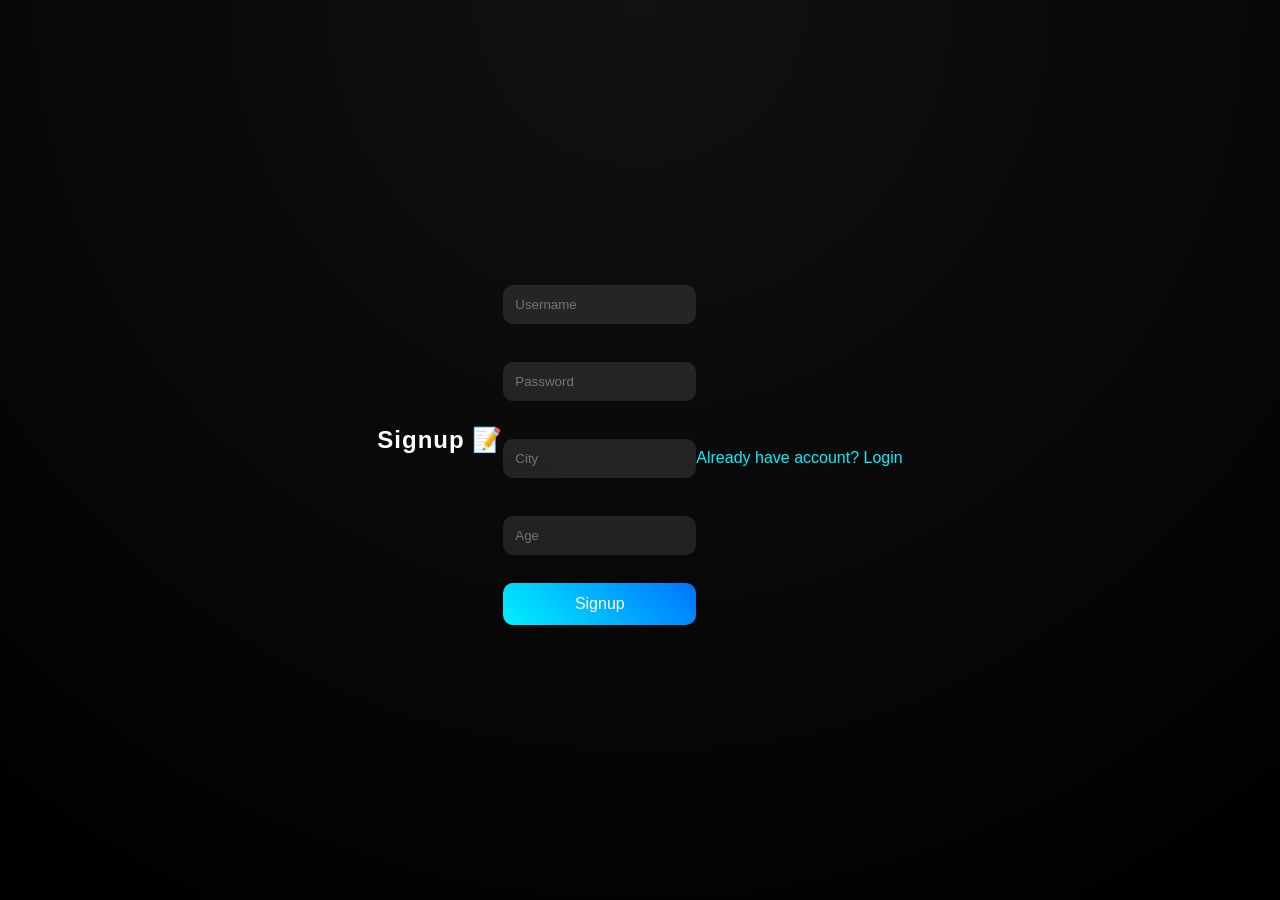
<file: templates/signup.html>
<!DOCTYPE html>
<html>
<head>
    <title>Signup</title>
    <link rel="icon" href="/static/Ackoai.png" type="image/png">
    <link rel="stylesheet" href="/static/soham.css">
</head>
<body>

<h2>Signup 📝</h2>

<form method="POST">
    <input type="text" name="username" placeholder="Username"><br><br>
    <input type="password" name="password" placeholder="Password"><br><br>
    <input type="text" name="city" placeholder="City"><br><br>
    <input type="number" name="age" placeholder="Age"><br><br>

    <button type="submit">Signup</button>
</form>

<a href="/login">Already have account? Login</a>

</body>
</html>
</file>
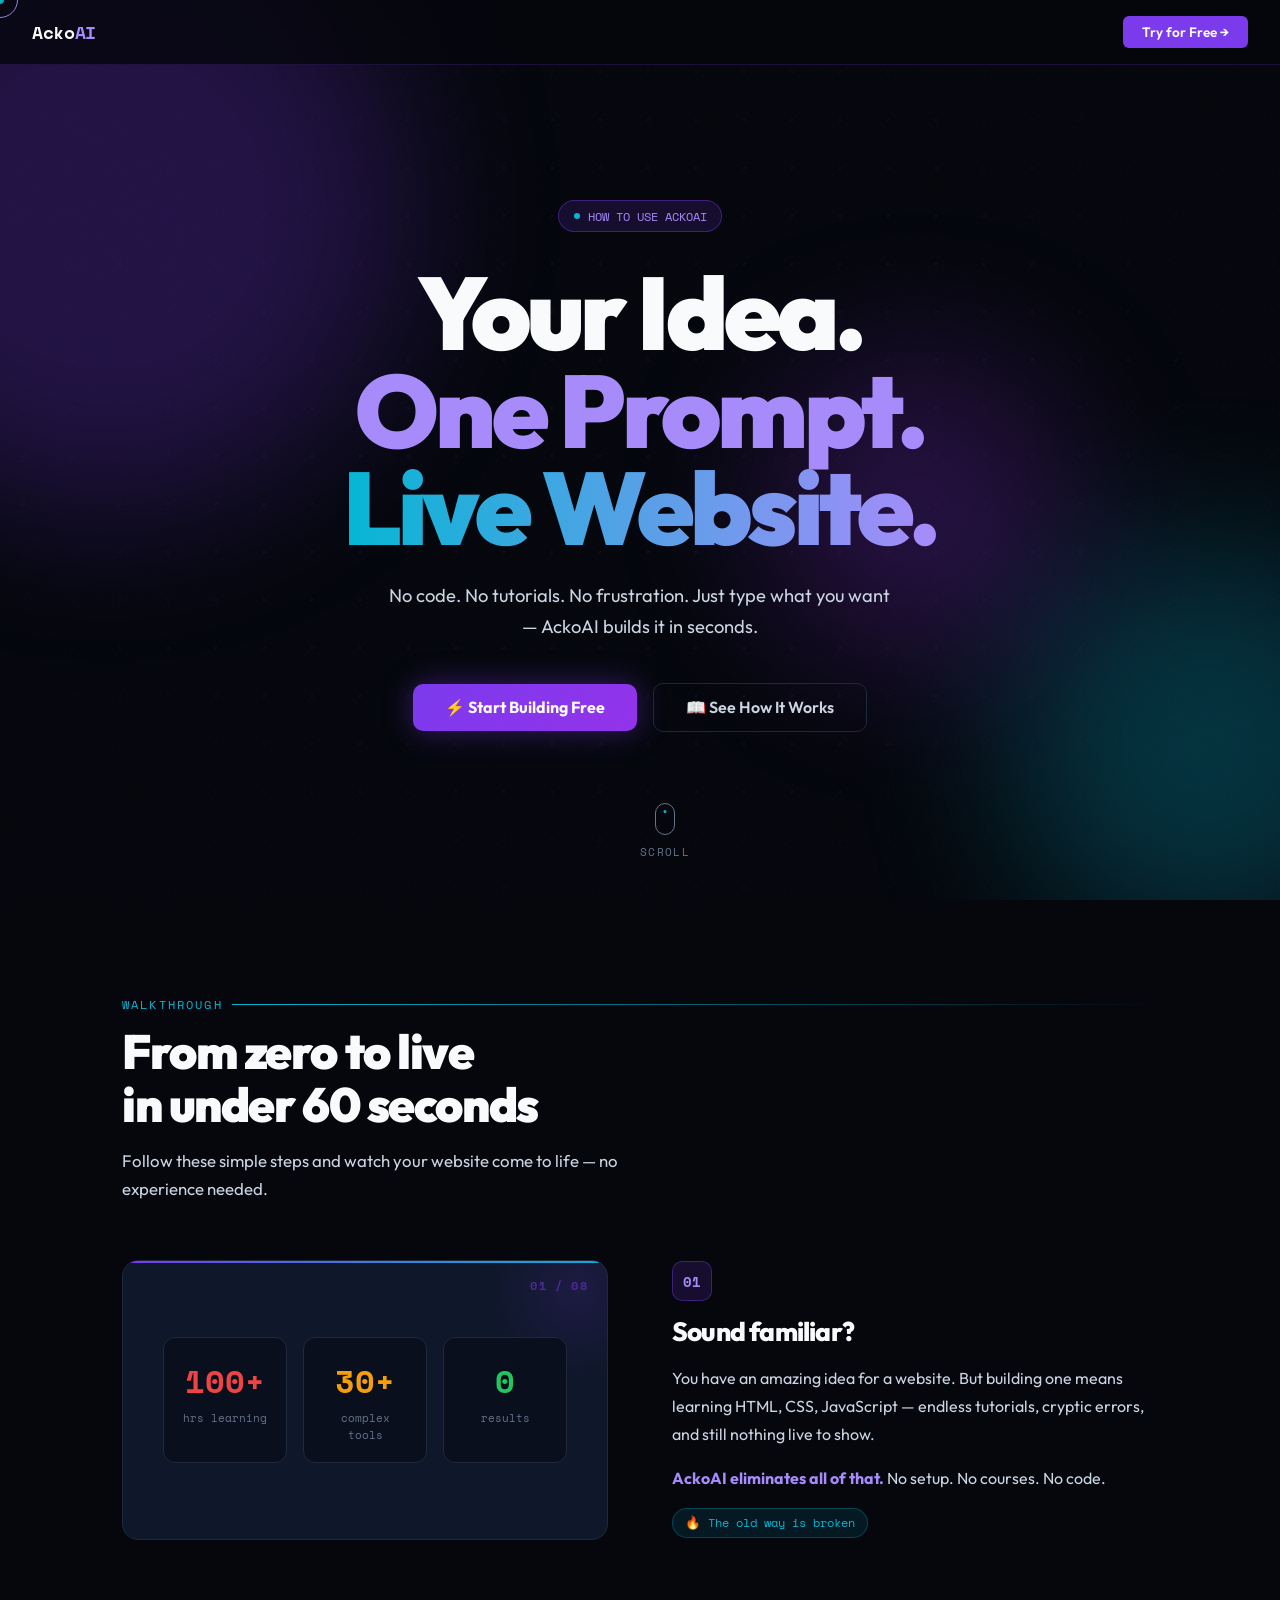
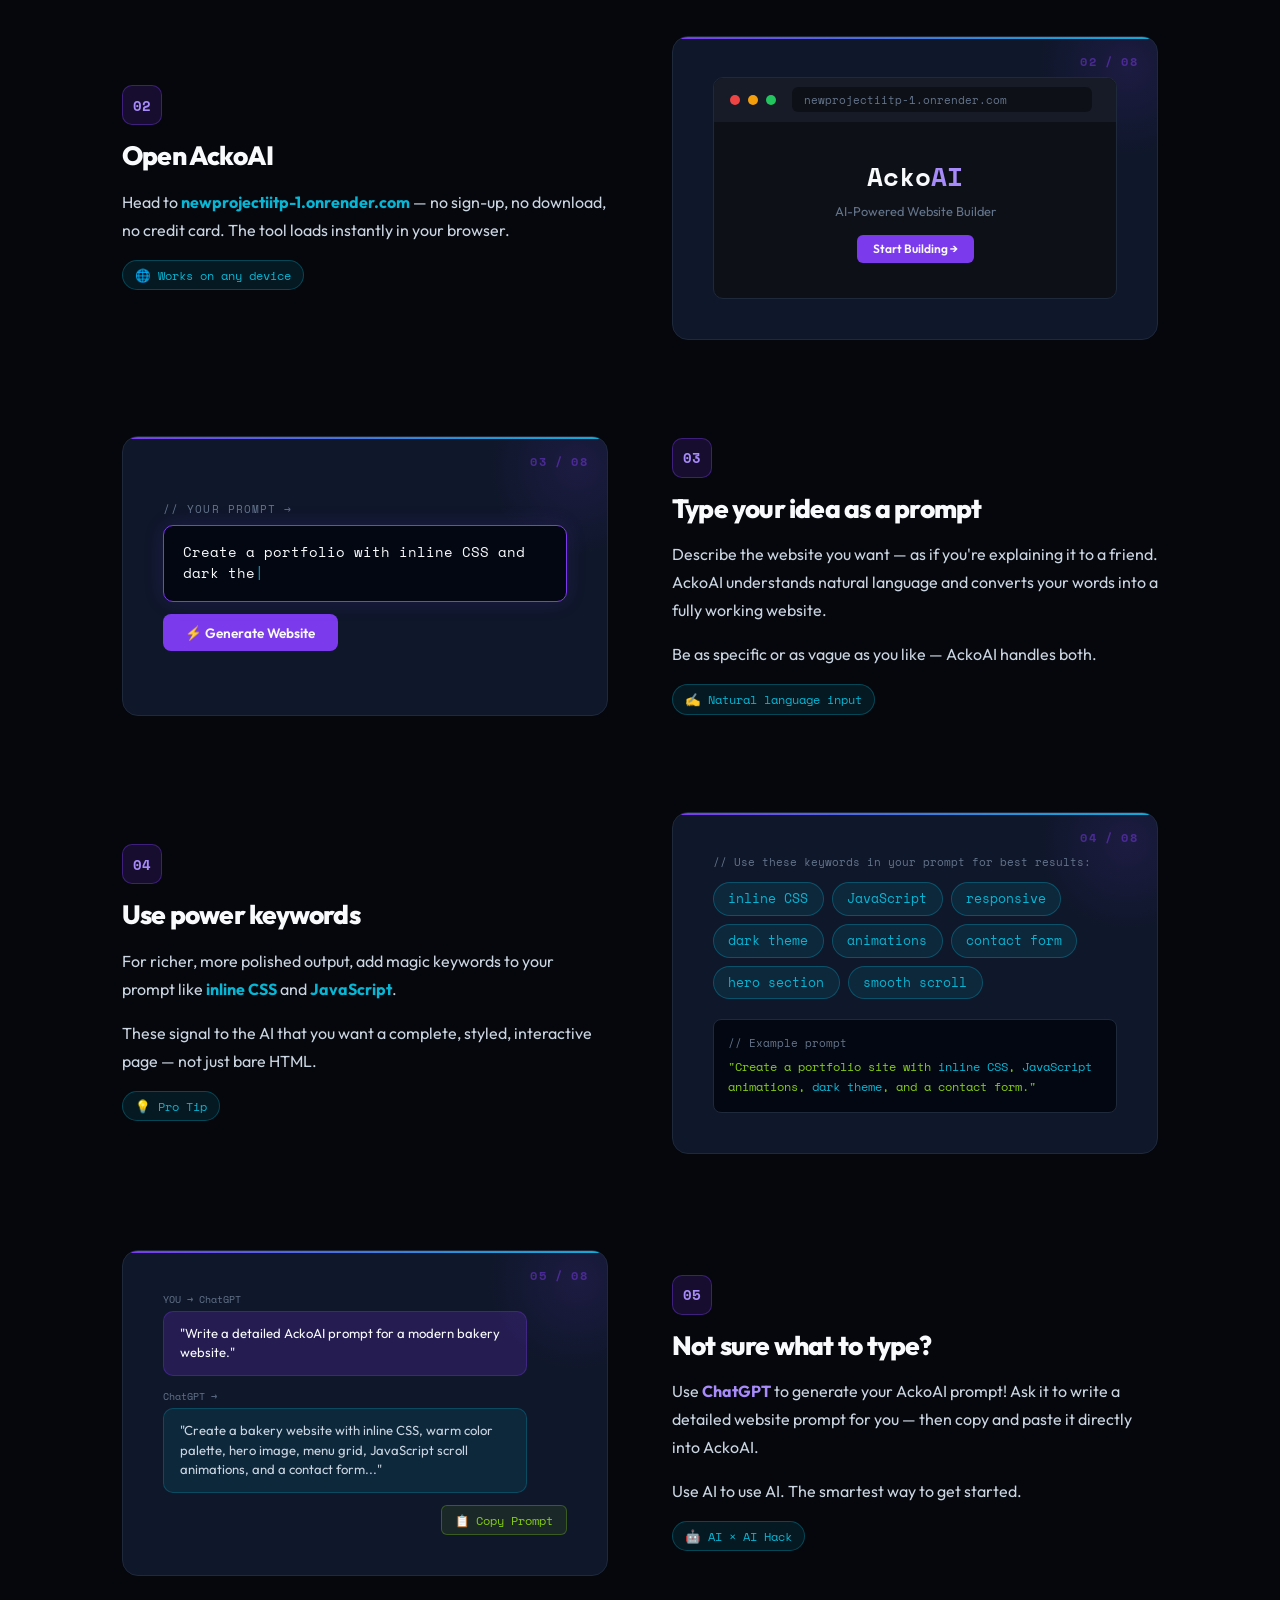
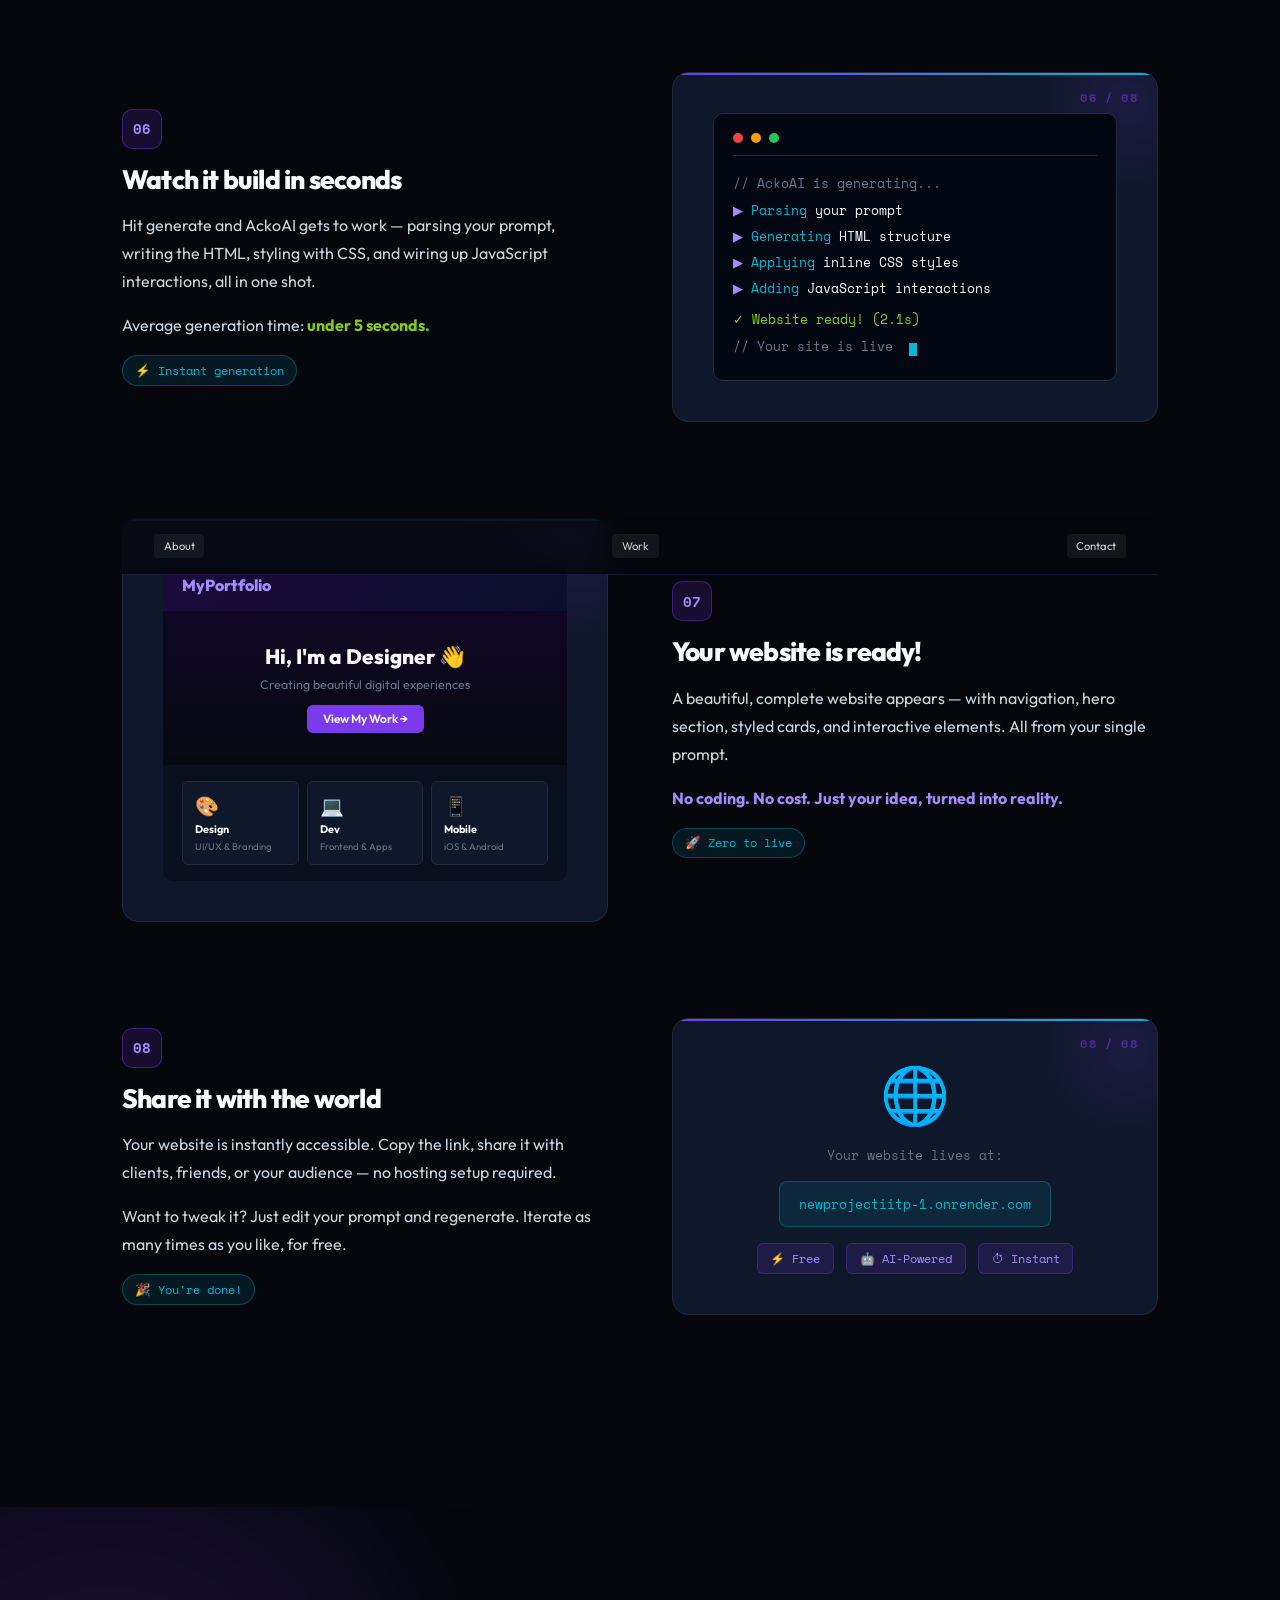
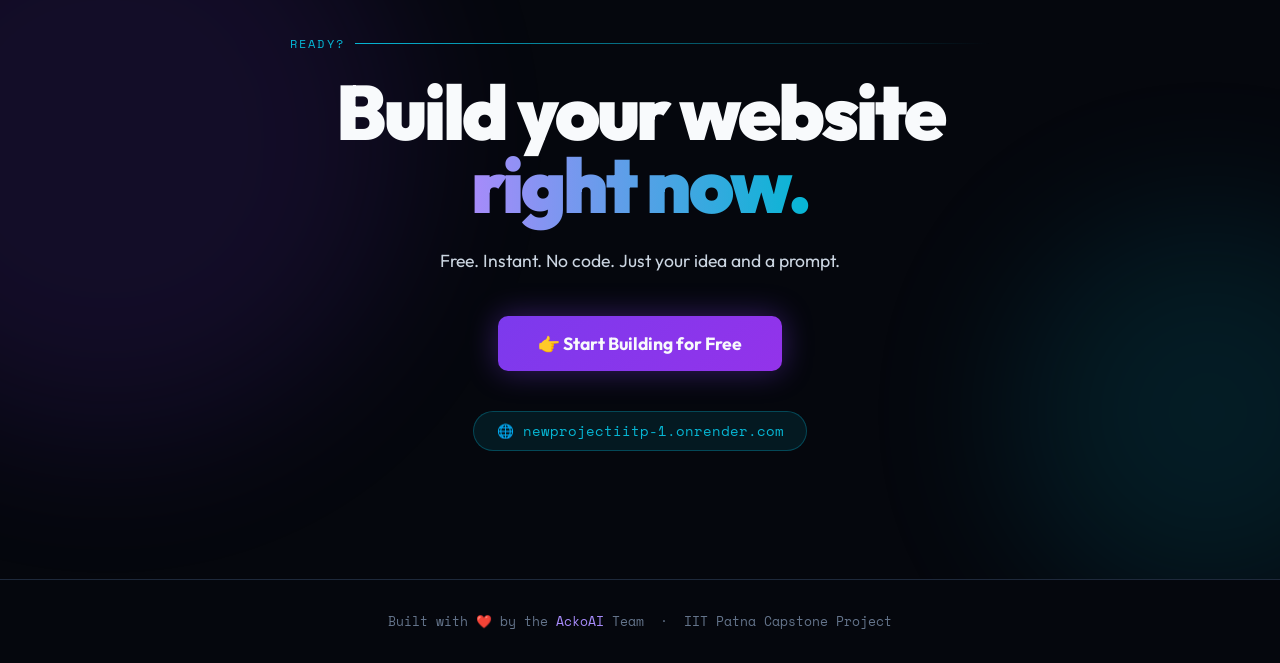
<file: templates/tutorial.html>
<!DOCTYPE html>
<html lang="en">
<head>
<meta charset="UTF-8" />
<meta name="viewport" content="width=device-width, initial-scale=1.0" />
<title>How to Use AckoAI — Build Websites with AI</title>
<link rel="preconnect" href="https://fonts.googleapis.com" />
<link href="https://fonts.googleapis.com/css2?family=Space+Mono:wght@400;700&family=Outfit:wght@300;400;600;700;900&display=swap" rel="stylesheet" />
<style>
  /* ── RESET & TOKENS ─────────────────────────────────────────── */
  *, *::before, *::after { margin: 0; padding: 0; box-sizing: border-box; }

  :root {
    --void:    #05070D;
    --deep:    #0A0F1E;
    --card:    #0F172A;
    --border:  #1E293B;
    --violet:  #7C3AED;
    --violet2: #A78BFA;
    --cyan:    #06B6D4;
    --lime:    #84CC16;
    --red:     #EF4444;
    --white:   #F8FAFC;
    --muted:   #64748B;
    --light:   #CBD5E1;
    --mono:    'Space Mono', monospace;
    --sans:    'Outfit', sans-serif;
  }

  html { scroll-behavior: smooth; }

  body {
    background: var(--void);
    color: var(--white);
    font-family: var(--sans);
    overflow-x: hidden;
    cursor: none;
  }

  /* ── CUSTOM CURSOR ─────────────────────────────────────────── */
  .cursor {
    position: fixed; top: 0; left: 0; pointer-events: none;
    z-index: 9999; mix-blend-mode: difference;
  }
  .cursor-dot {
    width: 8px; height: 8px; background: var(--cyan);
    border-radius: 50%; position: absolute; transform: translate(-50%,-50%);
    transition: transform .1s;
  }
  .cursor-ring {
    width: 36px; height: 36px; border: 1.5px solid var(--violet2);
    border-radius: 50%; position: absolute; transform: translate(-50%,-50%);
    transition: transform .18s cubic-bezier(.16,1,.3,1), width .2s, height .2s;
  }
  body:hover .cursor-ring { transform: translate(-50%,-50%) scale(1); }

  /* ── NOISE OVERLAY ─────────────────────────────────────────── */
  body::before {
    content: ''; position: fixed; inset: 0; z-index: 0; pointer-events: none;
    background-image: url("data:image/svg+xml,%3Csvg viewBox='0 0 512 512' xmlns='http://www.w3.org/2000/svg'%3E%3Cfilter id='noise'%3E%3CfeTurbulence type='fractalNoise' baseFrequency='0.9' numOctaves='4' stitchTiles='stitch'/%3E%3C/filter%3E%3Crect width='100%25' height='100%25' filter='url(%23noise)' opacity='0.03'/%3E%3C/svg%3E");
    opacity: .4;
  }

  /* ── PROGRESS BAR ──────────────────────────────────────────── */
  #progress {
    position: fixed; top: 0; left: 0; height: 2px; width: 0%;
    background: linear-gradient(90deg, var(--violet), var(--cyan));
    z-index: 1000; transition: width .1s;
    box-shadow: 0 0 10px var(--cyan);
  }

  /* ── NAV ───────────────────────────────────────────────────── */
  nav {
    position: fixed; top: 0; left: 0; right: 0; z-index: 100;
    padding: 1rem 2rem; display: flex; align-items: center; justify-content: space-between;
    background: rgba(5,7,13,.8); backdrop-filter: blur(20px);
    border-bottom: 1px solid rgba(124,58,237,.2);
  }
  .nav-logo {
    font-family: var(--mono); font-size: 1.1rem; font-weight: 700;
    color: var(--white); letter-spacing: -.02em;
  }
  .nav-logo span { color: var(--violet2); }
  .nav-cta {
    background: var(--violet); color: var(--white); font-family: var(--sans);
    font-weight: 600; font-size: .85rem; padding: .45rem 1.2rem;
    border-radius: 6px; text-decoration: none; border: none; cursor: pointer;
    transition: background .2s, box-shadow .2s;
  }
  .nav-cta:hover { background: #6D28D9; box-shadow: 0 0 20px rgba(124,58,237,.5); }

  /* ── SECTIONS ──────────────────────────────────────────────── */
  section { position: relative; z-index: 1; }

  /* ── HERO ──────────────────────────────────────────────────── */
  #hero {
    min-height: 100vh; display: flex; align-items: center; justify-content: center;
    text-align: center; padding: 6rem 2rem 4rem; overflow: hidden;
  }
  .hero-bg {
    position: absolute; inset: 0; pointer-events: none;
  }
  .orb {
    position: absolute; border-radius: 50%; filter: blur(80px); opacity: .25;
    animation: drift 8s ease-in-out infinite;
  }
  .orb1 { width: 600px; height: 600px; background: var(--violet); top: -10%; left: -15%; animation-delay: 0s; }
  .orb2 { width: 400px; height: 400px; background: var(--cyan); bottom: -5%; right: -10%; animation-delay: 3s; }
  .orb3 { width: 300px; height: 300px; background: #9333EA; top: 40%; left: 60%; animation-delay: 5s; }

  @keyframes drift {
    0%,100% { transform: translate(0,0) scale(1); }
    50%      { transform: translate(20px,30px) scale(1.05); }
  }

  /* Grid dots */
  .hero-grid {
    position: absolute; inset: 0;
    background-image: radial-gradient(circle, rgba(124,58,237,.15) 1px, transparent 1px);
    background-size: 48px 48px;
    mask-image: radial-gradient(ellipse 80% 80% at 50% 50%, black 40%, transparent 100%);
  }

  .hero-inner { position: relative; max-width: 860px; }
  .hero-badge {
    display: inline-flex; align-items: center; gap: .5rem;
    background: rgba(124,58,237,.15); border: 1px solid rgba(124,58,237,.4);
    padding: .35rem .9rem; border-radius: 100px; font-size: .78rem;
    font-family: var(--mono); color: var(--violet2); margin-bottom: 2rem;
    animation: fadeUp .8s .2s both;
  }
  .badge-dot { width: 6px; height: 6px; background: var(--cyan); border-radius: 50%; animation: pulse 2s infinite; }
  @keyframes pulse { 0%,100%{opacity:1;transform:scale(1)} 50%{opacity:.5;transform:scale(.7)} }

  h1.hero-title {
    font-family: var(--sans); font-size: clamp(3rem, 8vw, 6.5rem);
    font-weight: 900; line-height: .95; letter-spacing: -.04em;
    margin-bottom: 1.5rem; animation: fadeUp .8s .4s both;
  }
  h1.hero-title .line2 { color: var(--violet2); display: block; }
  h1.hero-title .line3 {
    background: linear-gradient(90deg, var(--cyan), var(--violet2));
    -webkit-background-clip: text; -webkit-text-fill-color: transparent;
    display: block;
  }

  .hero-sub {
    font-size: 1.15rem; color: var(--light); max-width: 520px; margin: 0 auto 2.5rem;
    line-height: 1.7; animation: fadeUp .8s .6s both;
  }
  .hero-cta-row {
    display: flex; align-items: center; justify-content: center; gap: 1rem;
    flex-wrap: wrap; animation: fadeUp .8s .8s both;
  }
  .btn-primary {
    background: linear-gradient(135deg, var(--violet), #9333EA);
    color: var(--white); font-weight: 700; font-size: 1rem; padding: .85rem 2rem;
    border-radius: 10px; text-decoration: none; border: none; cursor: pointer;
    box-shadow: 0 0 30px rgba(124,58,237,.4);
    transition: transform .2s, box-shadow .2s;
    display: inline-flex; align-items: center; gap: .5rem;
  }
  .btn-primary:hover { transform: translateY(-2px); box-shadow: 0 0 50px rgba(124,58,237,.6); }
  .btn-ghost {
    background: transparent; color: var(--light); font-weight: 600; font-size: 1rem;
    padding: .85rem 2rem; border-radius: 10px; text-decoration: none;
    border: 1px solid var(--border); cursor: pointer;
    transition: border-color .2s, color .2s;
    display: inline-flex; align-items: center; gap: .5rem;
  }
  .btn-ghost:hover { border-color: var(--violet2); color: var(--violet2); }

  .scroll-hint {
    position: absolute; bottom: 2.5rem; left: 50%; transform: translateX(-50%);
    display: flex; flex-direction: column; align-items: center; gap: .5rem;
    animation: fadeUp .8s 1.2s both;
  }
  .scroll-hint span { font-size: .7rem; font-family: var(--mono); color: var(--muted); letter-spacing: .12em; }
  .scroll-arrow { width: 20px; height: 32px; border: 1.5px solid var(--muted); border-radius: 10px; position: relative; }
  .scroll-arrow::after {
    content: ''; position: absolute; top: 6px; left: 50%; transform: translateX(-50%);
    width: 3px; height: 3px; background: var(--cyan); border-radius: 50%;
    animation: scrollDot 1.8s infinite;
  }
  @keyframes scrollDot { 0%{top:6px;opacity:1} 80%{top:18px;opacity:0} 100%{top:6px;opacity:0} }

  @keyframes fadeUp {
    from { opacity: 0; transform: translateY(24px); }
    to   { opacity: 1; transform: translateY(0); }
  }

  /* ── STEP SECTION ──────────────────────────────────────────── */
  .steps-wrapper {
    padding: 6rem 2rem; max-width: 1100px; margin: 0 auto;
  }
  .section-label {
    font-family: var(--mono); font-size: .75rem; color: var(--cyan);
    letter-spacing: .18em; text-transform: uppercase; margin-bottom: .75rem;
    display: flex; align-items: center; gap: .6rem;
  }
  .section-label::after { content: ''; flex: 1; height: 1px; background: linear-gradient(90deg, var(--cyan), transparent); }
  .section-title {
    font-size: clamp(2rem, 4vw, 3rem); font-weight: 900; letter-spacing: -.03em;
    margin-bottom: 1rem; line-height: 1.1;
  }
  .section-desc { font-size: 1.05rem; color: var(--light); max-width: 560px; line-height: 1.7; margin-bottom: 3.5rem; }

  /* ── STEP CARD ─────────────────────────────────────────────── */
  .step-card {
    display: grid; grid-template-columns: 1fr 1fr; gap: 4rem;
    align-items: center; margin-bottom: 6rem;
    opacity: 0; transform: translateY(40px);
    transition: opacity .7s cubic-bezier(.16,1,.3,1), transform .7s cubic-bezier(.16,1,.3,1);
  }
  .step-card.visible { opacity: 1; transform: translateY(0); }
  .step-card.reverse { direction: rtl; }
  .step-card.reverse > * { direction: ltr; }

  .step-visual {
    background: var(--card); border: 1px solid var(--border); border-radius: 16px;
    padding: 2.5rem; position: relative; overflow: hidden;
    min-height: 280px; display: flex; align-items: center; justify-content: center;
  }
  .step-visual::before {
    content: ''; position: absolute; top: 0; left: 0; right: 0; height: 2px;
    background: linear-gradient(90deg, var(--violet), var(--cyan));
  }
  .step-visual::after {
    content: ''; position: absolute; top: -60px; right: -60px;
    width: 180px; height: 180px; border-radius: 50%;
    background: radial-gradient(circle, rgba(124,58,237,.12), transparent 70%);
  }

  .step-num {
    position: absolute; top: 1rem; right: 1.2rem;
    font-family: var(--mono); font-size: .75rem; color: rgba(124,58,237,.5);
    font-weight: 700; letter-spacing: .1em;
  }

  .step-text { display: flex; flex-direction: column; gap: 1rem; }
  .step-index {
    width: 40px; height: 40px; background: rgba(124,58,237,.15);
    border: 1px solid rgba(124,58,237,.4); border-radius: 10px;
    display: flex; align-items: center; justify-content: center;
    font-family: var(--mono); font-weight: 700; font-size: .9rem; color: var(--violet2);
  }
  .step-heading {
    font-size: 1.65rem; font-weight: 800; letter-spacing: -.03em; line-height: 1.15;
  }
  .step-body { font-size: 1rem; color: var(--light); line-height: 1.75; }
  .step-tag {
    display: inline-flex; align-items: center; gap: .4rem;
    background: rgba(6,182,212,.1); border: 1px solid rgba(6,182,212,.3);
    padding: .3rem .75rem; border-radius: 100px; font-size: .78rem;
    color: var(--cyan); font-family: var(--mono); align-self: flex-start;
  }

  /* ── SCENE VISUALS ─────────────────────────────────────────── */

  /* Browser mockup */
  .browser {
    width: 100%; background: #0D1117; border-radius: 10px;
    border: 1px solid var(--border); overflow: hidden; position: relative; z-index: 1;
  }
  .browser-bar {
    background: #161B27; padding: .6rem 1rem;
    display: flex; align-items: center; gap: .5rem;
  }
  .dot-r { width:10px;height:10px;border-radius:50%;background:#EF4444; }
  .dot-y { width:10px;height:10px;border-radius:50%;background:#F59E0B; }
  .dot-g { width:10px;height:10px;border-radius:50%;background:#22C55E; }
  .url-bar {
    flex: 1; background: #0D1117; border-radius: 6px; padding: .25rem .75rem;
    font-family: var(--mono); font-size: .7rem; color: var(--muted); margin: 0 .5rem;
  }
  .browser-body { padding: 1.2rem; }

  /* Terminal / code block */
  .terminal {
    background: #030712; border-radius: 10px; border: 1px solid #1E2D40;
    padding: 1.2rem; font-family: var(--mono); font-size: .8rem; line-height: 1.8;
    position: relative; z-index: 1; width: 100%;
  }
  .terminal-header {
    display: flex; gap: .5rem; margin-bottom: 1rem; padding-bottom: .75rem;
    border-bottom: 1px solid #1E2D40;
  }
  .t-dot { width:10px;height:10px;border-radius:50%; }
  .t-dot:nth-child(1){background:#EF4444}
  .t-dot:nth-child(2){background:#F59E0B}
  .t-dot:nth-child(3){background:#22C55E}
  .t-line { margin-bottom: .2rem; }
  .t-prompt { color: var(--violet2); }
  .t-cmd    { color: var(--white); }
  .t-out    { color: var(--lime); }
  .t-comment{ color: var(--muted); }
  .t-cyan   { color: var(--cyan); }

  .cursor-blink {
    display: inline-block; width: 8px; height: 1em;
    background: var(--cyan); vertical-align: text-bottom;
    animation: blink 1s step-end infinite;
  }
  @keyframes blink { 0%,100%{opacity:1} 50%{opacity:0} }

  /* Prompt box */
  .prompt-box {
    width: 100%; position: relative; z-index: 1;
  }
  .prompt-label {
    font-family: var(--mono); font-size: .68rem; color: var(--muted);
    letter-spacing: .1em; margin-bottom: .5rem; text-transform: uppercase;
  }
  .prompt-input {
    background: #030712; border: 1px solid var(--violet);
    border-radius: 10px; padding: 1rem 1.2rem;
    font-family: var(--mono); font-size: .85rem; color: var(--white);
    line-height: 1.6; box-shadow: 0 0 20px rgba(124,58,237,.15);
    position: relative;
  }
  .prompt-input .typed-text { color: var(--white); }
  .prompt-cursor { color: var(--cyan); animation: blink 1s step-end infinite; }
  .prompt-send {
    margin-top: .75rem; background: var(--violet); color: var(--white);
    border: none; border-radius: 8px; padding: .6rem 1.4rem;
    font-family: var(--sans); font-weight: 600; font-size: .85rem;
    cursor: pointer; display: flex; align-items: center; gap: .5rem;
    transition: background .2s;
  }
  .prompt-send:hover { background: #6D28D9; }

  /* Website result */
  .website-result {
    width: 100%; position: relative; z-index: 1;
  }
  .site-header {
    background: linear-gradient(135deg, #1E0A3C, #0A0F2E);
    border-radius: 10px 10px 0 0; padding: 1rem 1.2rem;
    display: flex; align-items: center; justify-content: space-between;
  }
  .site-logo { font-weight: 800; font-size: 1rem; color: var(--violet2); }
  .site-nav { display: flex; gap: .75rem; }
  .site-nav a {
    font-size: .7rem; color: var(--light); text-decoration: none;
    padding: .3rem .6rem; border-radius: 4px; background: rgba(255,255,255,.06);
  }
  .site-hero {
    background: linear-gradient(180deg, #0F0624, #07090F);
    padding: 2rem 1.2rem; text-align: center;
  }
  .site-hero h2 {
    font-size: 1.3rem; font-weight: 800; color: var(--white); margin-bottom: .5rem;
  }
  .site-hero p { font-size: .78rem; color: var(--muted); }
  .site-btn {
    display: inline-block; margin-top: .8rem; background: var(--violet);
    color: var(--white); font-size: .75rem; padding: .4rem 1rem; border-radius: 6px;
    font-weight: 600;
  }
  .site-cards {
    background: #0A0F1E; padding: 1rem 1.2rem;
    display: grid; grid-template-columns: 1fr 1fr 1fr; gap: .5rem;
    border-radius: 0 0 10px 10px;
  }
  .site-card {
    background: var(--card); border-radius: 6px; padding: .75rem;
    border: 1px solid var(--border);
  }
  .site-card-icon { font-size: 1.2rem; margin-bottom: .3rem; }
  .site-card h4 { font-size: .68rem; color: var(--white); margin-bottom: .2rem; }
  .site-card p  { font-size: .6rem; color: var(--muted); }

  /* Pills for keywords */
  .keyword-pills { display: flex; flex-wrap: wrap; gap: .5rem; position: relative; z-index: 1; }
  .kpill {
    background: rgba(6,182,212,.1); border: 1px solid rgba(6,182,212,.3);
    color: var(--cyan); font-family: var(--mono); font-size: .8rem;
    padding: .4rem .9rem; border-radius: 100px;
    transition: background .2s, transform .2s;
  }
  .kpill:hover { background: rgba(6,182,212,.2); transform: scale(1.05); }

  /* ChatGPT flow */
  .chatgpt-flow { display: flex; flex-direction: column; gap: .75rem; width: 100%; position: relative; z-index: 1; }
  .chat-bubble {
    padding: .75rem 1rem; border-radius: 10px; font-size: .82rem; line-height: 1.5;
    max-width: 90%;
  }
  .chat-bubble.user {
    background: rgba(124,58,237,.2); border: 1px solid rgba(124,58,237,.3);
    color: var(--white); align-self: flex-end;
  }
  .chat-bubble.ai {
    background: rgba(6,182,212,.1); border: 1px solid rgba(6,182,212,.25);
    color: var(--light); align-self: flex-start;
  }
  .chat-label { font-size: .65rem; font-family: var(--mono); color: var(--muted); margin-bottom: .25rem; }
  .copy-btn {
    align-self: flex-end; background: rgba(132,204,22,.1);
    border: 1px solid rgba(132,204,22,.3); color: var(--lime);
    font-family: var(--mono); font-size: .72rem; padding: .35rem .8rem;
    border-radius: 6px; cursor: pointer; display: flex; align-items: center; gap: .4rem;
    transition: background .2s;
  }
  .copy-btn:hover { background: rgba(132,204,22,.2); }

  /* Stats row */
  .stats-row {
    display: flex; gap: 1rem; flex-wrap: wrap; width: 100%; position: relative; z-index: 1;
  }
  .stat-card {
    flex: 1; min-width: 80px; background: var(--deep); border: 1px solid var(--border);
    border-radius: 12px; padding: 1.2rem 1rem; text-align: center;
  }
  .stat-num { font-size: 2rem; font-weight: 900; font-family: var(--mono); }
  .stat-num.red    { color: var(--red); }
  .stat-num.yellow { color: #F59E0B; }
  .stat-num.green  { color: #22C55E; }
  .stat-label { font-size: .7rem; color: var(--muted); margin-top: .25rem; font-family: var(--mono); }

  /* ── SEPARATOR ─────────────────────────────────────────────── */
  .sep {
    height: 1px; background: linear-gradient(90deg, transparent, var(--border), transparent);
    margin: 2rem 0;
  }

  /* ── CTA SECTION ───────────────────────────────────────────── */
  #cta {
    padding: 8rem 2rem; text-align: center; position: relative; overflow: hidden;
  }
  #cta .orb { opacity: .15; }
  .cta-inner { position: relative; max-width: 700px; margin: 0 auto; }
  .cta-title {
    font-size: clamp(2.5rem, 6vw, 5rem); font-weight: 900;
    letter-spacing: -.04em; line-height: .95; margin-bottom: 1.5rem;
  }
  .cta-title span {
    background: linear-gradient(90deg, var(--violet2), var(--cyan));
    -webkit-background-clip: text; -webkit-text-fill-color: transparent;
  }
  .cta-desc { font-size: 1.1rem; color: var(--light); margin-bottom: 2.5rem; line-height: 1.7; }
  .url-pill {
    display: inline-block; background: rgba(6,182,212,.1);
    border: 1px solid rgba(6,182,212,.3); color: var(--cyan);
    font-family: var(--mono); font-size: .85rem; padding: .55rem 1.4rem;
    border-radius: 100px; margin-top: 1.5rem; text-decoration: none;
    transition: background .2s, box-shadow .2s;
  }
  .url-pill:hover { background: rgba(6,182,212,.2); box-shadow: 0 0 20px rgba(6,182,212,.3); }

  /* ── FOOTER ────────────────────────────────────────────────── */
  footer {
    text-align: center; padding: 2rem; color: var(--muted);
    font-size: .8rem; font-family: var(--mono); border-top: 1px solid var(--border);
    position: relative; z-index: 1;
  }
  footer a { color: var(--violet2); text-decoration: none; }

  /* ── RESPONSIVE ────────────────────────────────────────────── */
  @media (max-width: 768px) {
    .step-card { grid-template-columns: 1fr; gap: 2rem; }
    .step-card.reverse { direction: ltr; }
    .steps-wrapper { padding: 4rem 1.2rem; }
    h1.hero-title { font-size: 2.8rem; }
    .site-nav { display: none; }
    .site-cards { grid-template-columns: 1fr; }
    .stats-row .stat-card { min-width: calc(50% - .5rem); }
    body { cursor: auto; }
    .cursor { display: none; }
  }

  /* ── GLOW SCAN LINE ────────────────────────────────────────── */
  .scan-glow {
    position: absolute; left: 0; right: 0; height: 1px;
    background: linear-gradient(90deg, transparent, var(--cyan), transparent);
    opacity: 0; animation: scanLine 5s 2s infinite;
    pointer-events: none; z-index: 2;
  }
  @keyframes scanLine {
    0%   { top: 0; opacity: 0; }
    5%   { opacity: .6; }
    95%  { opacity: .6; }
    100% { top: 100%; opacity: 0; }
  }

  /* ── TYPED ANIMATION ───────────────────────────────────────── */
  .type-anim { overflow: hidden; white-space: nowrap; border-right: 2px solid var(--cyan); }

</style>
</head>
<body>

<!-- Custom cursor -->
<div class="cursor" id="cursor">
  <div class="cursor-dot"></div>
  <div class="cursor-ring" id="cursorRing"></div>
</div>

<!-- Progress bar -->
<div id="progress"></div>

<!-- NAV -->
<nav>
  <div class="nav-logo">Acko<span>AI</span></div>
  <a class="nav-cta" href="https://newprojectiitp-1.onrender.com" target="_blank">Try for Free →</a>
</nav>

<!-- ── HERO ─────────────────────────────────────────────────── -->
<section id="hero">
  <div class="hero-bg">
    <div class="orb orb1"></div>
    <div class="orb orb2"></div>
    <div class="orb orb3"></div>
    <div class="hero-grid"></div>
    <div class="scan-glow"></div>
  </div>
  <div class="hero-inner">
    <div class="hero-badge">
      <span class="badge-dot"></span>
      HOW TO USE ACKOAI
    </div>
    <h1 class="hero-title">
      Your Idea.
      <span class="line2">One Prompt.</span>
      <span class="line3">Live Website.</span>
    </h1>
    <p class="hero-sub">
      No code. No tutorials. No frustration.
      Just type what you want — AckoAI builds it in seconds.
    </p>
    <div class="hero-cta-row">
      <a class="btn-primary" href="https://newprojectiitp-1.onrender.com" target="_blank">
        ⚡ Start Building Free
      </a>
      <a class="btn-ghost" href="#steps">
        📖 See How It Works
      </a>
    </div>
  </div>
  <div class="scroll-hint">
    <div class="scroll-arrow"></div>
    <span>SCROLL</span>
  </div>
</section>

<!-- ── STEPS ─────────────────────────────────────────────────── -->
<div class="steps-wrapper" id="steps">

  <div class="section-label">WALKTHROUGH</div>
  <h2 class="section-title">From zero to live<br>in under 60 seconds</h2>
  <p class="section-desc">Follow these simple steps and watch your website come to life — no experience needed.</p>

  <!-- STEP 1: The Problem -->
  <div class="step-card" data-step>
    <div class="step-visual">
      <div class="step-num">01 / 08</div>
      <div class="stats-row">
        <div class="stat-card">
          <div class="stat-num red">100+</div>
          <div class="stat-label">hrs learning</div>
        </div>
        <div class="stat-card">
          <div class="stat-num yellow">30+</div>
          <div class="stat-label">complex tools</div>
        </div>
        <div class="stat-card">
          <div class="stat-num green">0</div>
          <div class="stat-label">results</div>
        </div>
      </div>
    </div>
    <div class="step-text">
      <div class="step-index">01</div>
      <h3 class="step-heading">Sound familiar?</h3>
      <p class="step-body">
        You have an amazing idea for a website. But building one means learning HTML, CSS, JavaScript — endless tutorials, cryptic errors, and still nothing live to show.
      </p>
      <p class="step-body">
        <strong style="color:var(--violet2)">AckoAI eliminates all of that.</strong> No setup. No courses. No code.
      </p>
      <div class="step-tag">🔥 The old way is broken</div>
    </div>
  </div>

  <!-- STEP 2: Open AckoAI -->
  <div class="step-card reverse" data-step>
    <div class="step-visual">
      <div class="step-num">02 / 08</div>
      <div class="browser">
        <div class="browser-bar">
          <div class="dot-r"></div><div class="dot-y"></div><div class="dot-g"></div>
          <div class="url-bar">newprojectiitp-1.onrender.com</div>
        </div>
        <div class="browser-body">
          <div style="text-align:center;padding:1rem 0;">
            <div style="font-family:var(--mono);font-size:1.6rem;font-weight:700;color:var(--white);margin-bottom:.5rem;">
              Acko<span style="color:var(--violet2)">AI</span>
            </div>
            <div style="font-size:.8rem;color:var(--muted);margin-bottom:1rem;">AI-Powered Website Builder</div>
            <div style="display:inline-block;background:var(--violet);color:var(--white);font-size:.75rem;padding:.4rem 1rem;border-radius:6px;font-weight:600;">
              Start Building →
            </div>
          </div>
        </div>
      </div>
    </div>
    <div class="step-text">
      <div class="step-index">02</div>
      <h3 class="step-heading">Open AckoAI</h3>
      <p class="step-body">
        Head to <strong style="color:var(--cyan)">newprojectiitp-1.onrender.com</strong> — no sign-up, no download, no credit card. The tool loads instantly in your browser.
      </p>
      <div class="step-tag">🌐 Works on any device</div>
    </div>
  </div>

  <!-- STEP 3: Type Your Prompt -->
  <div class="step-card" data-step>
    <div class="step-visual">
      <div class="step-num">03 / 08</div>
      <div class="prompt-box">
        <div class="prompt-label">// Your prompt →</div>
        <div class="prompt-input">
          <span class="typed-text" id="typeTarget"></span><span class="prompt-cursor">|</span>
        </div>
        <button class="prompt-send">⚡ Generate Website</button>
      </div>
    </div>
    <div class="step-text">
      <div class="step-index">03</div>
      <h3 class="step-heading">Type your idea as a prompt</h3>
      <p class="step-body">
        Describe the website you want — as if you're explaining it to a friend. AckoAI understands natural language and converts your words into a fully working website.
      </p>
      <p class="step-body">Be as specific or as vague as you like — AckoAI handles both.</p>
      <div class="step-tag">✍️ Natural language input</div>
    </div>
  </div>

  <!-- STEP 4: Pro Tip Keywords -->
  <div class="step-card reverse" data-step>
    <div class="step-visual">
      <div class="step-num">04 / 08</div>
      <div style="width:100%;position:relative;z-index:1;">
        <div style="font-family:var(--mono);font-size:.7rem;color:var(--muted);margin-bottom:.75rem;">// Use these keywords in your prompt for best results:</div>
        <div class="keyword-pills">
          <span class="kpill">inline CSS</span>
          <span class="kpill">JavaScript</span>
          <span class="kpill">responsive</span>
          <span class="kpill">dark theme</span>
          <span class="kpill">animations</span>
          <span class="kpill">contact form</span>
          <span class="kpill">hero section</span>
          <span class="kpill">smooth scroll</span>
        </div>
        <div style="margin-top:1.2rem;background:#030712;border-radius:8px;padding:.9rem;border:1px solid var(--border);">
          <div style="font-family:var(--mono);font-size:.7rem;color:var(--muted);margin-bottom:.4rem;">// Example prompt</div>
          <div style="font-family:var(--mono);font-size:.78rem;color:var(--lime);line-height:1.6;">
            "Create a portfolio site with <span style="color:var(--cyan)">inline CSS</span>, <span style="color:var(--cyan)">JavaScript</span> animations, <span style="color:var(--cyan)">dark theme</span>, and a contact form."
          </div>
        </div>
      </div>
    </div>
    <div class="step-text">
      <div class="step-index">04</div>
      <h3 class="step-heading">Use power keywords</h3>
      <p class="step-body">
        For richer, more polished output, add magic keywords to your prompt like <strong style="color:var(--cyan)">inline CSS</strong> and <strong style="color:var(--cyan)">JavaScript</strong>.
      </p>
      <p class="step-body">
        These signal to the AI that you want a complete, styled, interactive page — not just bare HTML.
      </p>
      <div class="step-tag">💡 Pro Tip</div>
    </div>
  </div>

  <!-- STEP 5: Smart Hack – ChatGPT -->
  <div class="step-card" data-step>
    <div class="step-visual">
      <div class="step-num">05 / 08</div>
      <div class="chatgpt-flow">
        <div>
          <div class="chat-label">YOU → ChatGPT</div>
          <div class="chat-bubble user">
            "Write a detailed AckoAI prompt for a modern bakery website."
          </div>
        </div>
        <div>
          <div class="chat-label">ChatGPT →</div>
          <div class="chat-bubble ai">
            "Create a bakery website with inline CSS, warm color palette, hero image, menu grid, JavaScript scroll animations, and a contact form..."
          </div>
        </div>
        <button class="copy-btn">📋 Copy Prompt</button>
      </div>
    </div>
    <div class="step-text">
      <div class="step-index">05</div>
      <h3 class="step-heading">Not sure what to type?</h3>
      <p class="step-body">
        Use <strong style="color:var(--violet2)">ChatGPT</strong> to generate your AckoAI prompt! Ask it to write a detailed website prompt for you — then copy and paste it directly into AckoAI.
      </p>
      <p class="step-body">Use AI to use AI. The smartest way to get started.</p>
      <div class="step-tag">🤖 AI × AI Hack</div>
    </div>
  </div>

  <!-- STEP 6: Website Generates -->
  <div class="step-card reverse" data-step>
    <div class="step-visual">
      <div class="step-num">06 / 08</div>
      <div class="terminal">
        <div class="terminal-header">
          <div class="t-dot"></div><div class="t-dot"></div><div class="t-dot"></div>
        </div>
        <div class="t-line"><span class="t-comment">// AckoAI is generating...</span></div>
        <div class="t-line"><span class="t-prompt">▶ </span><span class="t-cyan">Parsing</span><span class="t-cmd"> your prompt</span></div>
        <div class="t-line"><span class="t-prompt">▶ </span><span class="t-cyan">Generating</span><span class="t-cmd"> HTML structure</span></div>
        <div class="t-line"><span class="t-prompt">▶ </span><span class="t-cyan">Applying</span><span class="t-cmd"> inline CSS styles</span></div>
        <div class="t-line"><span class="t-prompt">▶ </span><span class="t-cyan">Adding</span><span class="t-cmd"> JavaScript interactions</span></div>
        <div class="t-line" style="margin-top:.5rem;"><span class="t-out">✓ Website ready! (2.1s)</span></div>
        <div class="t-line"><span class="t-comment">// Your site is live &nbsp;</span><span class="cursor-blink"></span></div>
      </div>
    </div>
    <div class="step-text">
      <div class="step-index">06</div>
      <h3 class="step-heading">Watch it build in seconds</h3>
      <p class="step-body">
        Hit generate and AckoAI gets to work — parsing your prompt, writing the HTML, styling with CSS, and wiring up JavaScript interactions, all in one shot.
      </p>
      <p class="step-body">Average generation time: <strong style="color:var(--lime)">under 5 seconds.</strong></p>
      <div class="step-tag">⚡ Instant generation</div>
    </div>
  </div>

  <!-- STEP 7: Your Website is Ready -->
  <div class="step-card" data-step>
    <div class="step-visual">
      <div class="step-num">07 / 08</div>
      <div class="website-result">
        <div class="site-header">
          <span class="site-logo">MyPortfolio</span>
          <nav class="site-nav">
            <a href="#">About</a><a href="#">Work</a><a href="#">Contact</a>
          </nav>
        </div>
        <div class="site-hero">
          <h2>Hi, I'm a Designer 👋</h2>
          <p>Creating beautiful digital experiences</p>
          <span class="site-btn">View My Work →</span>
        </div>
        <div class="site-cards">
          <div class="site-card"><div class="site-card-icon">🎨</div><h4>Design</h4><p>UI/UX & Branding</p></div>
          <div class="site-card"><div class="site-card-icon">💻</div><h4>Dev</h4><p>Frontend & Apps</p></div>
          <div class="site-card"><div class="site-card-icon">📱</div><h4>Mobile</h4><p>iOS & Android</p></div>
        </div>
      </div>
    </div>
    <div class="step-text">
      <div class="step-index">07</div>
      <h3 class="step-heading">Your website is ready!</h3>
      <p class="step-body">
        A beautiful, complete website appears — with navigation, hero section, styled cards, and interactive elements. All from your single prompt.
      </p>
      <p class="step-body">
        <strong style="color:var(--violet2)">No coding. No cost. Just your idea, turned into reality.</strong>
      </p>
      <div class="step-tag">🚀 Zero to live</div>
    </div>
  </div>

  <!-- STEP 8: CTA -->
  <div class="step-card reverse" data-step>
    <div class="step-visual" style="justify-content:center;flex-direction:column;gap:1rem;text-align:center;">
      <div class="step-num">08 / 08</div>
      <div style="font-size:3.5rem;">🌐</div>
      <div style="font-family:var(--mono);font-size:.8rem;color:var(--muted);">Your website lives at:</div>
      <div style="background:rgba(6,182,212,.1);border:1px solid rgba(6,182,212,.3);border-radius:8px;padding:.75rem 1.2rem;font-family:var(--mono);font-size:.82rem;color:var(--cyan);word-break:break-all;position:relative;z-index:1;">
        newprojectiitp-1.onrender.com
      </div>
      <div style="display:flex;gap:.75rem;justify-content:center;flex-wrap:wrap;position:relative;z-index:1;">
        <div style="background:rgba(124,58,237,.15);border:1px solid rgba(124,58,237,.3);border-radius:6px;padding:.4rem .8rem;font-size:.75rem;color:var(--violet2);font-family:var(--mono);">⚡ Free</div>
        <div style="background:rgba(124,58,237,.15);border:1px solid rgba(124,58,237,.3);border-radius:6px;padding:.4rem .8rem;font-size:.75rem;color:var(--violet2);font-family:var(--mono);">🤖 AI-Powered</div>
        <div style="background:rgba(124,58,237,.15);border:1px solid rgba(124,58,237,.3);border-radius:6px;padding:.4rem .8rem;font-size:.75rem;color:var(--violet2);font-family:var(--mono);">⏱ Instant</div>
      </div>
    </div>
    <div class="step-text">
      <div class="step-index">08</div>
      <h3 class="step-heading">Share it with the world</h3>
      <p class="step-body">
        Your website is instantly accessible. Copy the link, share it with clients, friends, or your audience — no hosting setup required.
      </p>
      <p class="step-body">
        Want to tweak it? Just edit your prompt and regenerate. Iterate as many times as you like, for free.
      </p>
      <div class="step-tag">🎉 You're done!</div>
    </div>
  </div>

</div>

<!-- ── CTA SECTION ─────────────────────────────────────────────── -->
<section id="cta">
  <div class="hero-bg">
    <div class="orb orb1" style="opacity:.12"></div>
    <div class="orb orb2" style="opacity:.12"></div>
  </div>
  <div class="cta-inner">
    <div class="section-label" style="justify-content:center;margin-bottom:1.5rem;">READY?</div>
    <h2 class="cta-title">Build your website<br><span>right now.</span></h2>
    <p class="cta-desc">Free. Instant. No code. Just your idea and a prompt.</p>
    <div style="display:flex;flex-direction:column;align-items:center;gap:1rem;">
      <a class="btn-primary" href="https://newprojectiitp-1.onrender.com" target="_blank" style="font-size:1.1rem;padding:1rem 2.5rem;">
        👉 Start Building for Free
      </a>
      <a class="url-pill" href="https://newprojectiitp-1.onrender.com" target="_blank">
        🌐 newprojectiitp-1.onrender.com
      </a>
    </div>
  </div>
</section>

<footer>
  Built with ❤️ by the <a href="https://newprojectiitp-1.onrender.com">AckoAI</a> Team &nbsp;·&nbsp; IIT Patna Capstone Project
</footer>

<script>
  // ── CURSOR ──────────────────────────────────────────────────
  const cursor = document.getElementById('cursor');
  const ring   = document.getElementById('cursorRing');
  let mx = 0, my = 0, rx = 0, ry = 0;
  document.addEventListener('mousemove', e => { mx = e.clientX; my = e.clientY; });
  function animCursor() {
    cursor.querySelector('.cursor-dot').style.cssText = `left:${mx}px;top:${my}px`;
    rx += (mx - rx) * .15; ry += (my - ry) * .15;
    ring.style.cssText = `left:${rx}px;top:${ry}px`;
    requestAnimationFrame(animCursor);
  }
  animCursor();
  document.querySelectorAll('a, button').forEach(el => {
    el.addEventListener('mouseenter', () => { ring.style.width = '54px'; ring.style.height = '54px'; ring.style.borderColor = 'var(--cyan)'; });
    el.addEventListener('mouseleave', () => { ring.style.width = '36px'; ring.style.height = '36px'; ring.style.borderColor = 'var(--violet2)'; });
  });

  // ── PROGRESS BAR ────────────────────────────────────────────
  const prog = document.getElementById('progress');
  window.addEventListener('scroll', () => {
    const pct = (window.scrollY / (document.body.scrollHeight - window.innerHeight)) * 100;
    prog.style.width = pct + '%';
  });

  // ── SCROLL REVEAL ────────────────────────────────────────────
  const observer = new IntersectionObserver(entries => {
    entries.forEach(e => { if (e.isIntersecting) e.target.classList.add('visible'); });
  }, { threshold: 0.15 });
  document.querySelectorAll('[data-step]').forEach(el => observer.observe(el));

  // ── TYPEWRITER ───────────────────────────────────────────────
  const phrases = [
    "Create a portfolio with inline CSS and dark theme...",
    "Build a restaurant menu page with animations...",
    "Make a landing page for my app with JavaScript...",
  ];
  const target = document.getElementById('typeTarget');
  let pi = 0, ci = 0, deleting = false;
  function type() {
    const phrase = phrases[pi];
    if (!deleting) {
      target.textContent = phrase.substring(0, ci++);
      if (ci > phrase.length) { deleting = true; setTimeout(type, 1800); return; }
    } else {
      target.textContent = phrase.substring(0, ci--);
      if (ci < 0) { deleting = false; pi = (pi + 1) % phrases.length; ci = 0; }
    }
    setTimeout(type, deleting ? 28 : 52);
  }
  type();

  // ── COPY BUTTON ──────────────────────────────────────────────
  document.querySelector('.copy-btn').addEventListener('click', function() {
    navigator.clipboard?.writeText('Create a bakery website with inline CSS, warm color palette, hero image, menu grid, JavaScript scroll animations, and a contact form.');
    this.textContent = '✅ Copied!';
    setTimeout(() => this.textContent = '📋 Copy Prompt', 2000);
  });

  // ── STAGGER STEP DELAYS ──────────────────────────────────────
  document.querySelectorAll('[data-step]').forEach((el, i) => {
    el.style.transitionDelay = `${i * 0.05}s`;
  });
</script>
</body>
</html>
</file>
<file: static/soham.css>
* {
    margin: 0;
    padding: 0;
    box-sizing: border-box;
    font-family: 'Poppins', sans-serif;
}

/* ⚫ Full black animated background */
body {
    height: 100vh;
    display: flex;
    justify-content: center;
    align-items: center;
    background: radial-gradient(circle at top, #111, #000);
    color: white;
    overflow: hidden;
}

/* 💎 Glass Signup Box */
.signup-box {
    background: rgba(255, 255, 255, 0.05);
    padding: 40px;
    border-radius: 20px;
    backdrop-filter: blur(20px);
    text-align: center;
    width: 350px;
    box-shadow: 0 0 30px rgba(255, 255, 255, 0.1);
    animation: fadeIn 1s ease;
}

/* ✨ Fade animation */
@keyframes fadeIn {
    from { opacity: 0; transform: translateY(40px); }
    to { opacity: 1; transform: translateY(0); }
}

h2 {
    margin-bottom: 20px;
    letter-spacing: 1px;
}

/* 🔥 Inputs */
input {
    width: 100%;
    padding: 12px;
    margin: 10px 0;
    border: none;
    border-radius: 10px;
    outline: none;
    background: rgba(255, 255, 255, 0.1);
    color: white;
    transition: 0.3s;
}

/* Glow effect on focus */
input:focus {
    box-shadow: 0 0 10px #00f2ff, 0 0 20px #00f2ff;
    transform: scale(1.05);
}

/* 🚀 Button */
button {
    width: 100%;
    padding: 12px;
    border: none;
    border-radius: 10px;
    background: linear-gradient(45deg, #00f2ff, #0072ff);
    color: white;
    font-size: 16px;
    cursor: pointer;
    transition: 0.3s;
}

/* Hover animation */
button:hover {
    transform: scale(1.1);
    box-shadow: 0 0 20px #00f2ff;
}

/* 🔗 Link */
a {
    color: #00f2ff;
    text-decoration: none;
    display: block;
    margin-top: 15px;
    transition: 0.3s;
}

a:hover {
    text-shadow: 0 0 10px #00f2ff;
}
</file>
